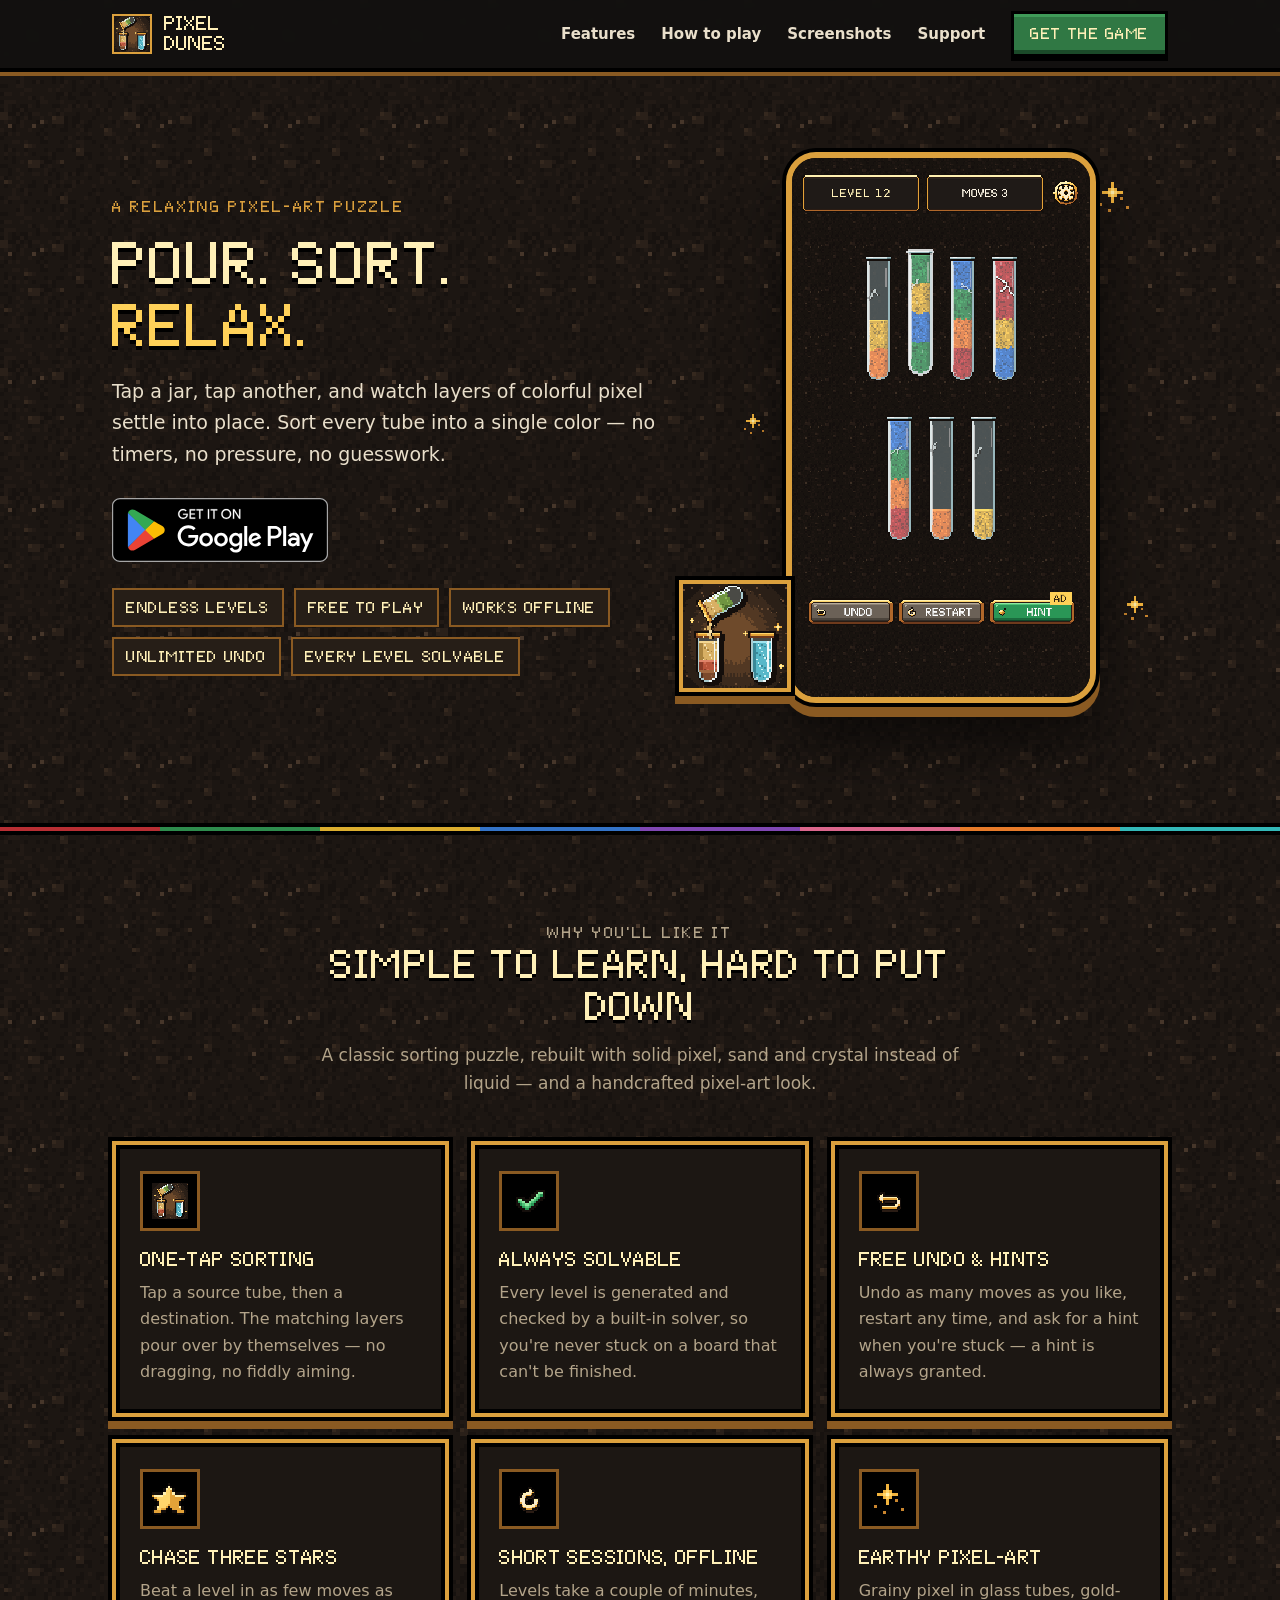
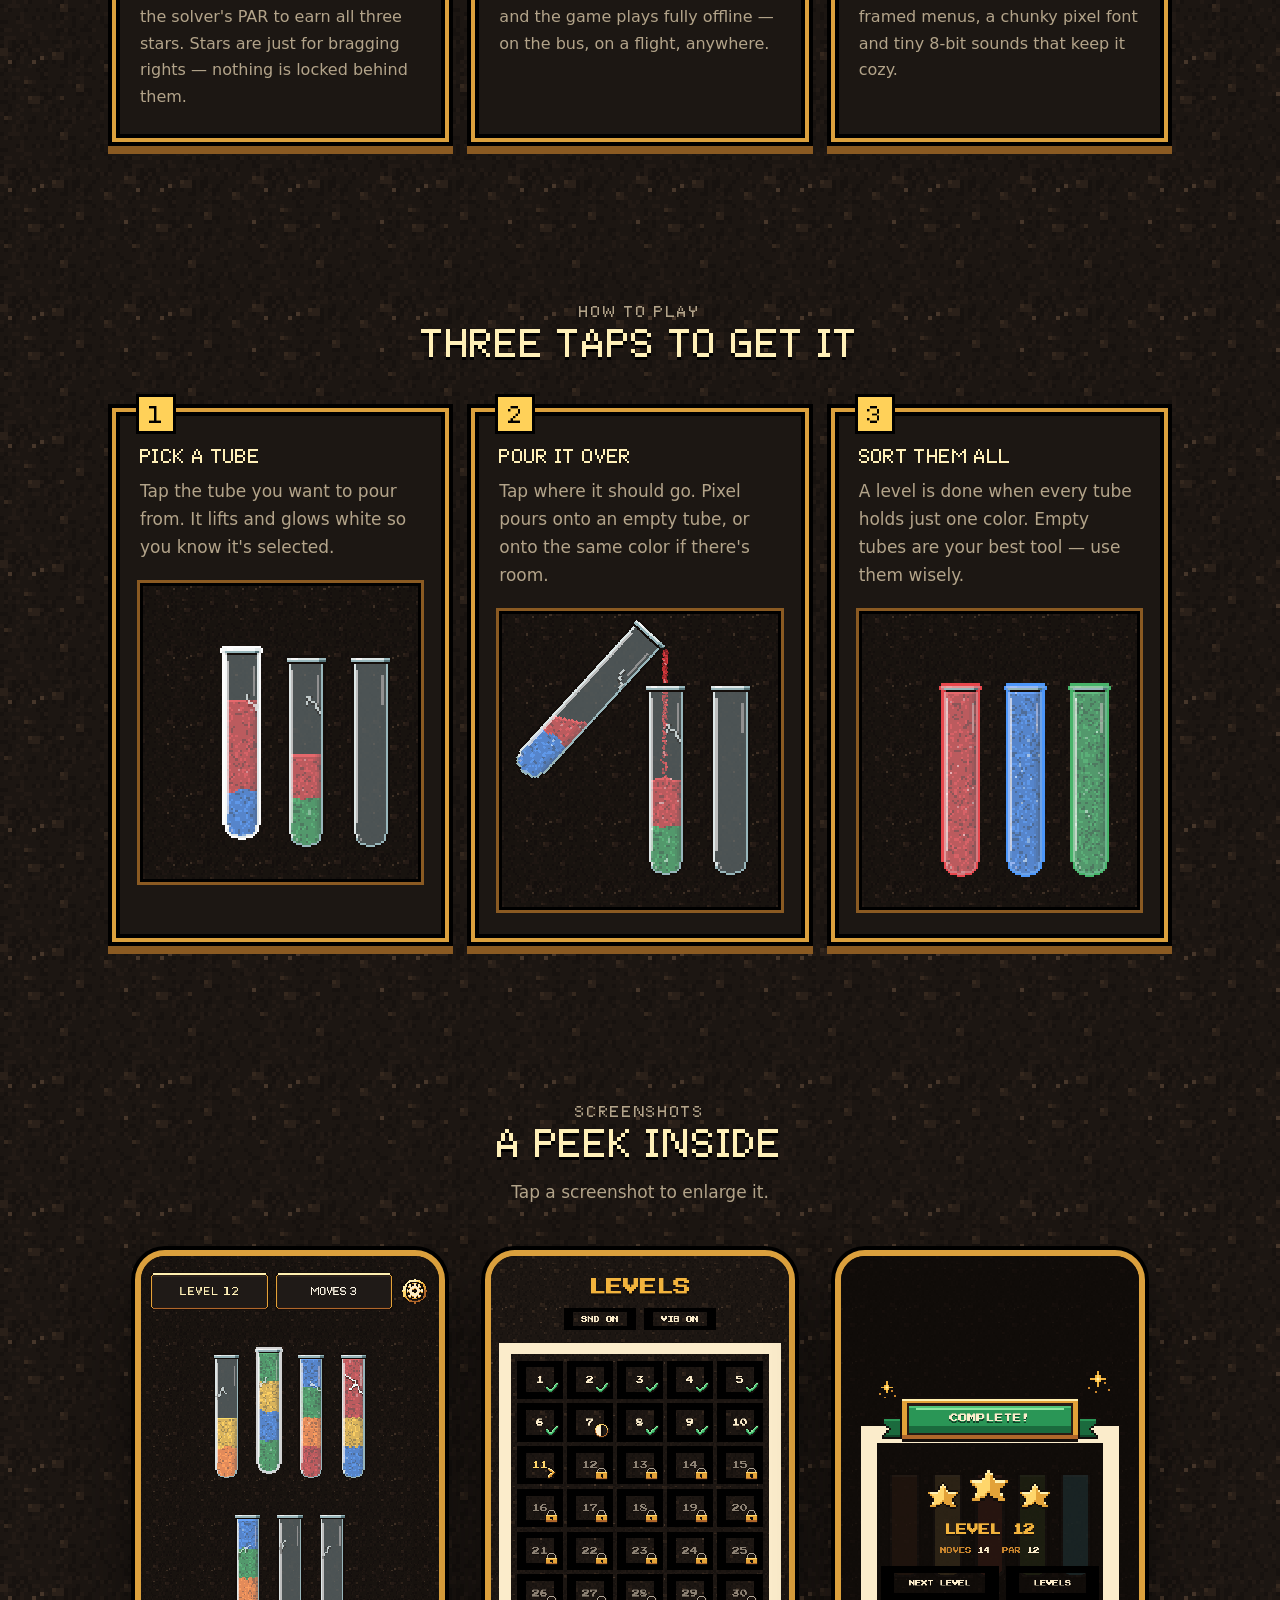
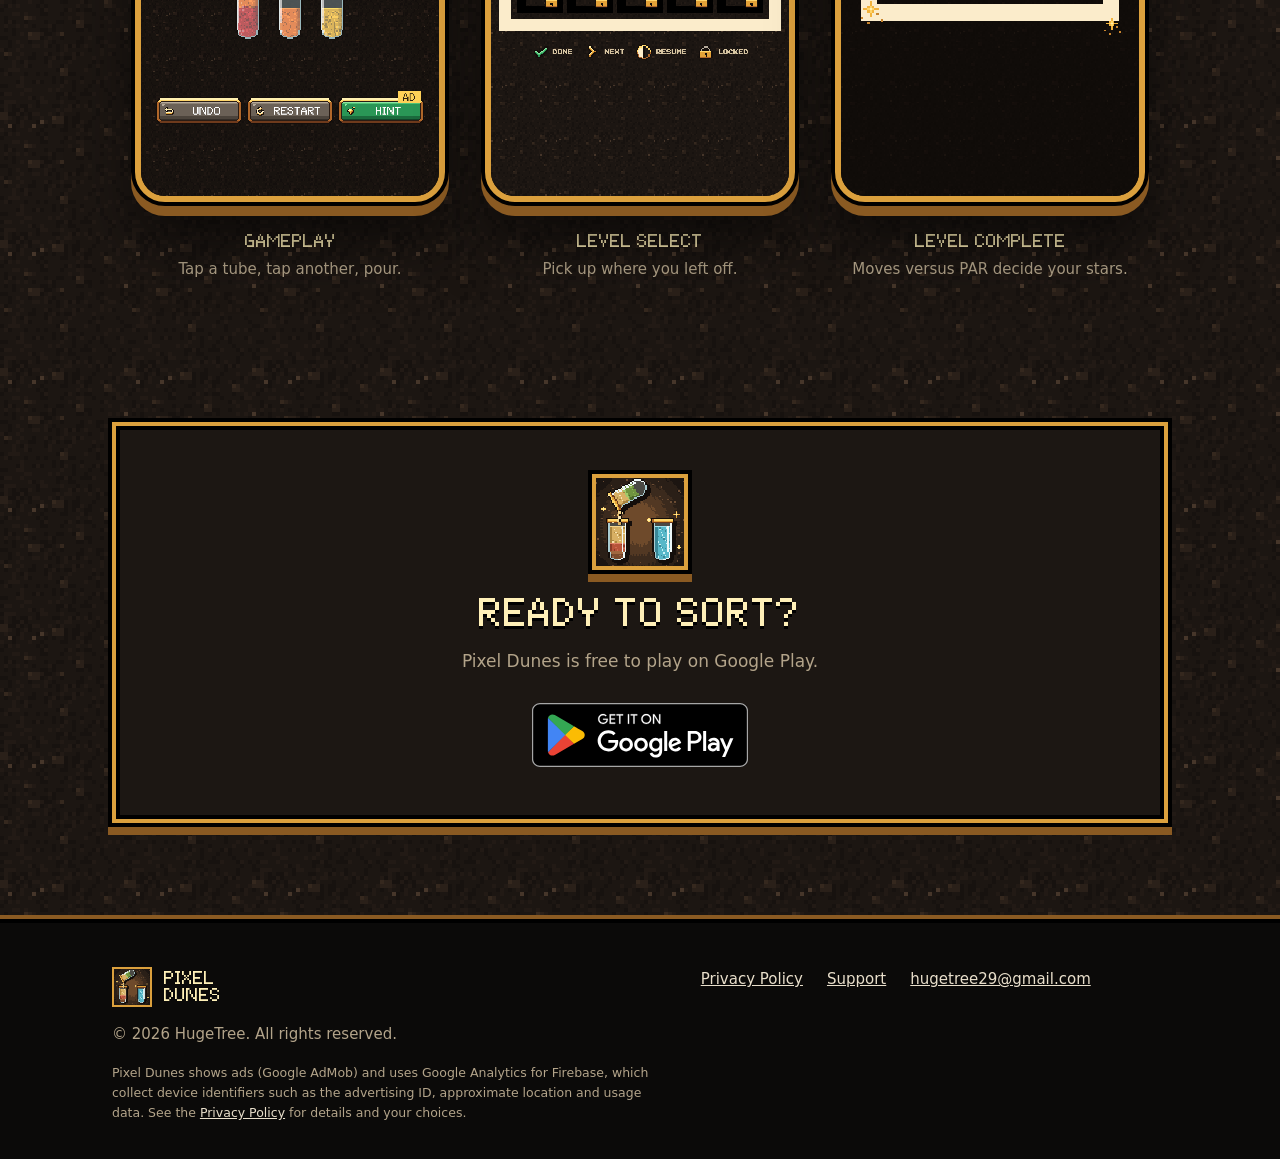
<file: index.html>
<!doctype html>
<html lang="en">
<head>
  <meta charset="utf-8">
  <meta name="viewport" content="width=device-width, initial-scale=1">
  <title>Pixel Dunes — a relaxing pixel-art color sort puzzle</title>
  <meta name="description" content="Pixel Dunes is a calm, one-tap color sort puzzle. Pour layers of colorful pixel between glass tubes until every tube is a single color. Endless levels, every one solvable, free undo, plays offline.">
  <link rel="canonical" href="https://pixelsortpuzzle.site/">
  <meta name="theme-color" content="#121110">
  <link rel="icon" type="image/png" href="assets/icon/favicon.png">
  <link rel="apple-touch-icon" href="assets/icon/apple-touch-icon.png">
  <meta property="og:type" content="website">
  <meta property="og:title" content="Pixel Dunes: Color Sort Puzzle">
  <meta property="og:description" content="Pour, sort, relax. A one-tap pixel-art sand sorting puzzle.">
  <meta property="og:image" content="assets/icon/app_icon_1024.png">
  <meta name="twitter:card" content="summary">
  <link rel="preload" href="assets/fonts/PixeloidSans.otf" as="font" type="font/otf" crossorigin>
  <link rel="stylesheet" href="css/styles.css">
</head>
<body>
  <a class="skip" href="#main">Skip to content</a>

  <header class="nav" id="top">
    <div class="wrap">
      <a class="brand" href="#top" aria-label="Pixel Dunes — home">
        <img src="assets/icon/favicon.png" alt="" width="40" height="40">
        <span>Pixel<br>Dunes</span>
      </a>
      <button class="burger" type="button" aria-label="Menu" aria-expanded="false" aria-controls="menu"><i></i><i></i><i></i></button>
      <nav class="menu" id="menu" aria-label="Main">
        <a href="#features">Features</a>
        <a href="#how">How to play</a>
        <a href="#screenshots">Screenshots</a>
        <a href="/support">Support</a>
        <a class="btn btn-sm" href="#download">Get the game</a>
      </nav>
    </div>
  </header>

  <main id="main">
    <!-- HERO -->
    <section class="hero">
      <div class="wrap hero-grid">
        <div>
          <p class="eyebrow">A relaxing pixel-art puzzle</p>
          <h1>Pour. Sort. <span>Relax.</span></h1>
          <p class="lead">Tap a jar, tap another, and watch layers of colorful pixel settle into place. Sort every tube into a single color — no timers, no pressure, no guesswork.</p>
          <div class="stores" data-stores>
            <a class="store" data-store aria-disabled="true"><img src="assets/GooglePlay_Badge.svg" alt="Get it on Google Play" width="239" height="71"></a>
          </div>
          <ul class="chips" aria-label="Quick facts">
            <li>Endless levels</li>
            <li>Free to play</li>
            <li>Works offline</li>
            <li>Unlimited undo</li>
            <li>Every level solvable</li>
          </ul>
        </div>
        <div class="hero-visual">
          <img class="spark a" src="assets/ui/spark_pixel.png" alt="">
          <img class="spark b" src="assets/ui/spark_pixel.png" alt="">
          <img class="spark c" src="assets/ui/spark_pixel.png" alt="">
          <div class="phone">
            <img src="assets/screenshots/gameplay.png" alt="Pixel Dunes gameplay: seven glass tubes holding layers of colored pixel, with Undo, Restart and Hint buttons below" width="1080" height="1920">
          </div>
          <img class="icon-float pix" src="assets/icon/app_icon_512.png" alt="Pixel Dunes app icon: a jar pouring pixel into a glass tube" width="112" height="112">
        </div>
      </div>
    </section>

    <div class="ribbon" aria-hidden="true">
      <i style="background:var(--crimson)"></i><i style="background:var(--green)"></i><i style="background:var(--golden)"></i><i style="background:var(--azure)"></i><i style="background:var(--violet)"></i><i style="background:var(--rose)"></i><i style="background:var(--orange)"></i><i style="background:var(--cyan)"></i>
    </div>

    <!-- FEATURES -->
    <section class="section" id="features">
      <div class="wrap">
        <div class="section-head">
          <p class="eyebrow">Why you'll like it</p>
          <h2>Simple to learn, hard to put down</h2>
          <p>A classic sorting puzzle, rebuilt with solid pixel, sand and crystal instead of liquid — and a handcrafted pixel-art look.</p>
        </div>
        <div class="cards">
          <article class="card frame">
            <div class="card-icon"><img src="assets/icon/icon-64.png" alt=""></div>
            <h3>One-tap sorting</h3>
            <p>Tap a source tube, then a destination. The matching layers pour over by themselves — no dragging, no fiddly aiming.</p>
          </article>
          <article class="card frame">
            <div class="card-icon"><img src="assets/ui/icon_check.png" alt=""></div>
            <h3>Always solvable</h3>
            <p>Every level is generated and checked by a built-in solver, so you're never stuck on a board that can't be finished.</p>
          </article>
          <article class="card frame">
            <div class="card-icon"><img src="assets/ui/icon_undo.png" alt=""></div>
            <h3>Free undo &amp; hints</h3>
            <p>Undo as many moves as you like, restart any time, and ask for a hint when you're stuck — a hint is always granted.</p>
          </article>
          <article class="card frame">
            <div class="card-icon"><img src="assets/ui/star.png" alt=""></div>
            <h3>Chase three stars</h3>
            <p>Beat a level in as few moves as the solver's PAR to earn all three stars. Stars are just for bragging rights — nothing is locked behind them.</p>
          </article>
          <article class="card frame">
            <div class="card-icon"><img src="assets/ui/icon_restart.png" alt=""></div>
            <h3>Short sessions, offline</h3>
            <p>Levels take a couple of minutes, and the game plays fully offline — on the bus, on a flight, anywhere.</p>
          </article>
          <article class="card frame">
            <div class="card-icon"><img src="assets/ui/spark_pixel.png" alt=""></div>
            <h3>Earthy pixel-art</h3>
            <p>Grainy pixel in glass tubes, gold-framed menus, a chunky pixel font and tiny 8-bit sounds that keep it cozy.</p>
          </article>
        </div>
      </div>
    </section>

    <!-- HOW TO PLAY -->
    <section class="section" id="how">
      <div class="wrap">
        <div class="section-head">
          <p class="eyebrow">How to play</p>
          <h2>Three taps to get it</h2>
        </div>
        <div class="steps">
          <article class="step frame">
            <h3>Pick a tube</h3>
            <p>Tap the tube you want to pour from. It lifts and glows white so you know it's selected.</p>
            <img class="step-shot pix" src="assets/screenshots/step-1-select.png" alt="Selected tube lifted out of its slot with a white outline, next to two other glass tubes" width="640" height="680" loading="lazy">
          </article>
          <article class="step frame">
            <h3>Pour it over</h3>
            <p>Tap where it should go. Pixel pours onto an empty tube, or onto the same color if there's room.</p>
            <img class="step-shot pix" src="assets/screenshots/step-2-pour.png" alt="A tilted tube pouring red pixel in a thin stream into another tube" width="640" height="680" loading="lazy">
          </article>
          <article class="step frame">
            <h3>Sort them all</h3>
            <p>A level is done when every tube holds just one color. Empty tubes are your best tool — use them wisely.</p>
            <img class="step-shot pix" src="assets/screenshots/step-3-solved.png" alt="Three finished tubes, each filled with a single color and glowing with a colored rim" width="640" height="680" loading="lazy">
          </article>
        </div>
      </div>
    </section>

    <!-- SCREENSHOTS -->
    <section class="section" id="screenshots">
      <div class="wrap">
        <div class="section-head">
          <p class="eyebrow">Screenshots</p>
          <h2>A peek inside</h2>
          <p>Tap a screenshot to enlarge it.</p>
        </div>
        <div class="shots">
          <figure class="shot">
            <button type="button" data-zoom="assets/screenshots/gameplay.png" aria-label="Enlarge the gameplay screenshot">
              <div class="phone"><img src="assets/screenshots/gameplay.png" alt="Gameplay board with cracked glass tubes full of colored pixel and a lifted, selected tube" width="1080" height="1920" loading="lazy"></div>
            </button>
            <figcaption>Gameplay<small>Tap a tube, tap another, pour.</small></figcaption>
          </figure>
          <figure class="shot">
            <button type="button" data-zoom="assets/screenshots/level-select.png" aria-label="Enlarge the level select screenshot">
              <div class="phone"><img src="assets/screenshots/level-select.png" alt="Level select grid showing completed levels with green checks, the next level, and locked levels" width="1080" height="1920" loading="lazy"></div>
            </button>
            <figcaption>Level select<small>Pick up where you left off.</small></figcaption>
          </figure>
          <figure class="shot">
            <button type="button" data-zoom="assets/screenshots/level-complete.png" aria-label="Enlarge the level complete screenshot">
              <div class="phone"><img src="assets/screenshots/level-complete.png" alt="Level complete panel with three gold stars, move count and PAR" width="1080" height="1920" loading="lazy"></div>
            </button>
            <figcaption>Level complete<small>Moves versus PAR decide your stars.</small></figcaption>
          </figure>
        </div>
      </div>
    </section>

    <!-- DOWNLOAD -->
    <section class="section" id="download">
      <div class="wrap">
        <div class="cta frame">
          <img class="app-icon pix" src="assets/icon/app_icon_512.png" alt="" width="96" height="96">
          <h2>Ready to sort?</h2>
          <p>Pixel Dunes is free to play on Google Play.</p>
          <div class="stores" data-stores>
            <a class="store" data-store aria-disabled="true"><img src="assets/GooglePlay_Badge.svg" alt="Get it on Google Play" width="239" height="71"></a>
          </div>
        </div>
      </div>
    </section>
  </main>

  <footer class="footer">
    <div class="wrap">
      <div>
        <a class="brand" href="#top">
          <img src="assets/icon/favicon.png" alt="" width="40" height="40">
          <span>Pixel<br>Dunes</span>
        </a>
        <p>&copy; <span data-year>2026</span> HugeTree. All rights reserved.</p>
        <small>Pixel Dunes shows ads (Google AdMob) and uses Google Analytics for Firebase, which collect device identifiers such as the advertising ID, approximate location and usage data. See the <a href="/privacy">Privacy Policy</a> for details and your choices.</small>
      </div>
      <div>
        <nav aria-label="Footer">
          <a href="/privacy">Privacy Policy</a>
          <a href="/support">Support</a>
          <a href="mailto:hugetree29@gmail.com">hugetree29@gmail.com</a>
        </nav>
      </div>
    </div>
  </footer>

  <div class="lightbox" role="dialog" aria-modal="true" aria-label="Screenshot preview" hidden>
    <button class="btn btn-sm close" type="button">Close</button>
    <img alt="">
  </div>

  <script src="js/main.js"></script>
</body>
</html>
</file>
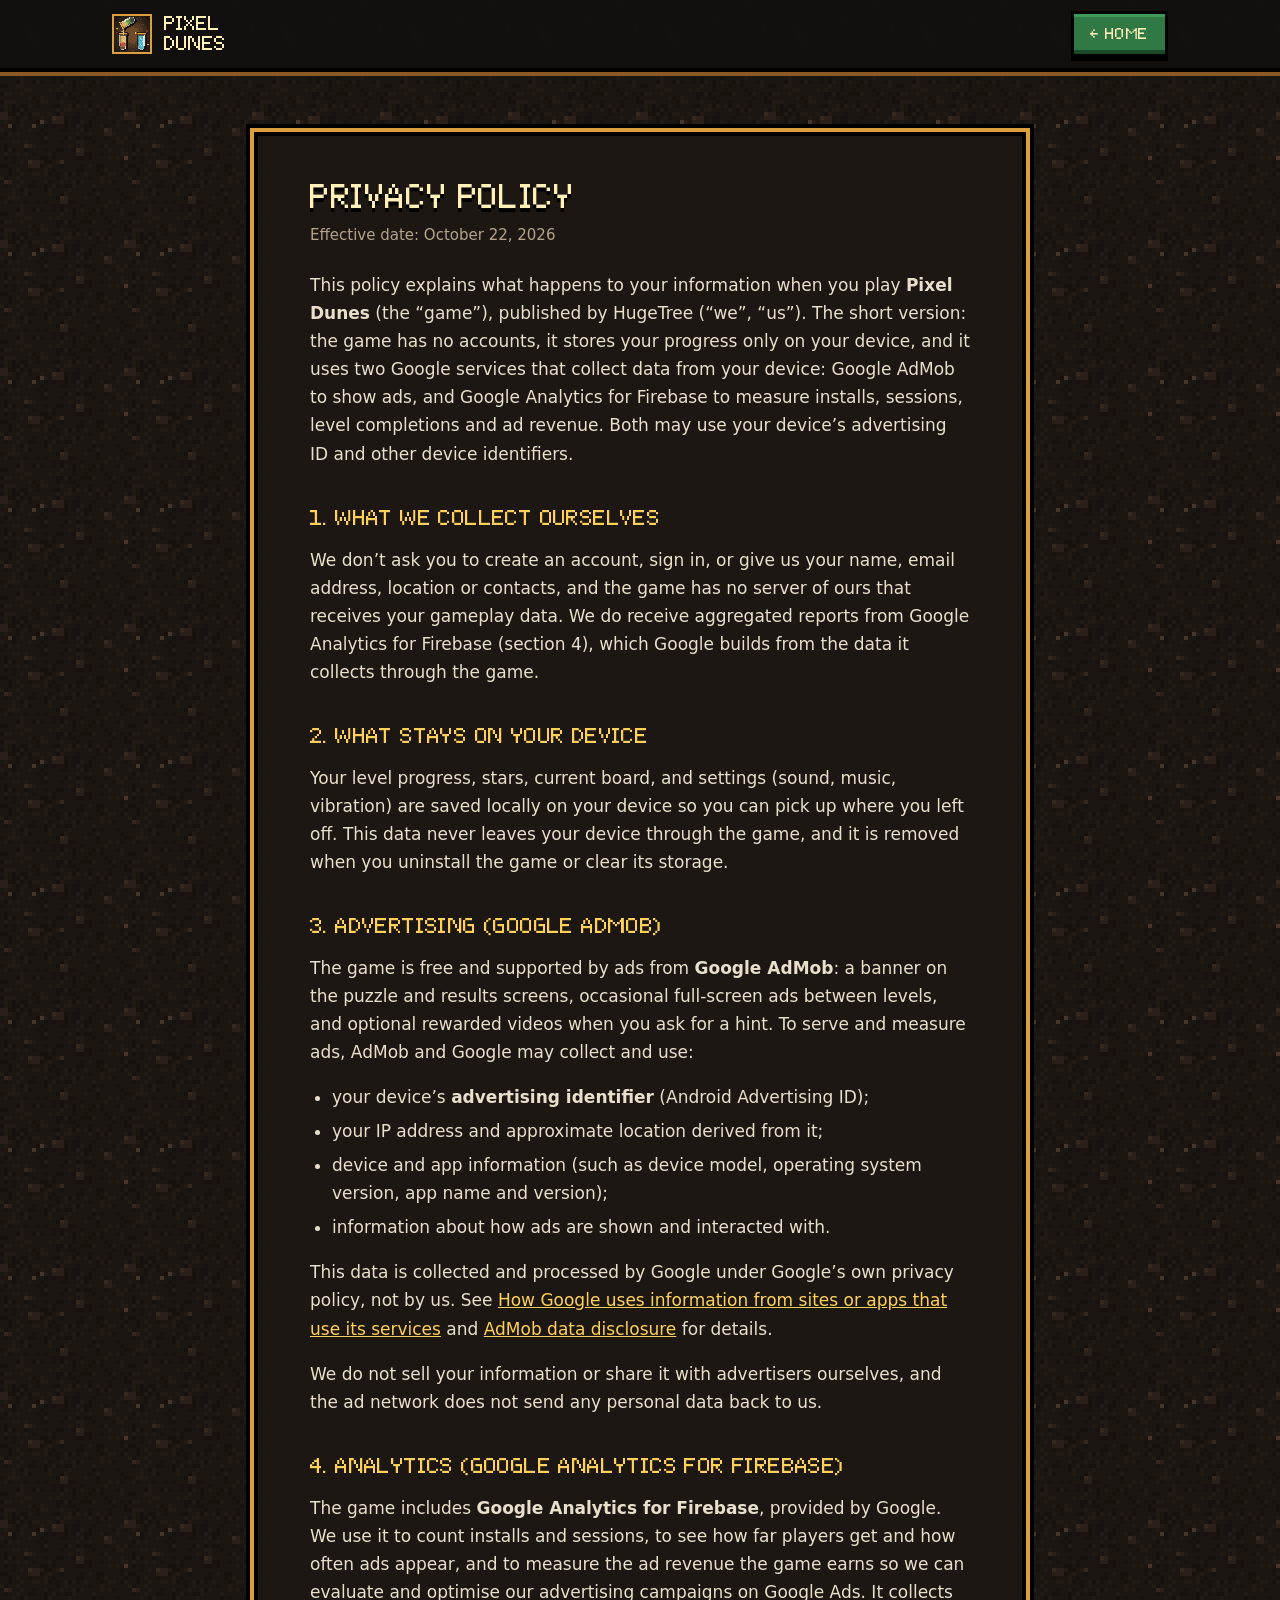
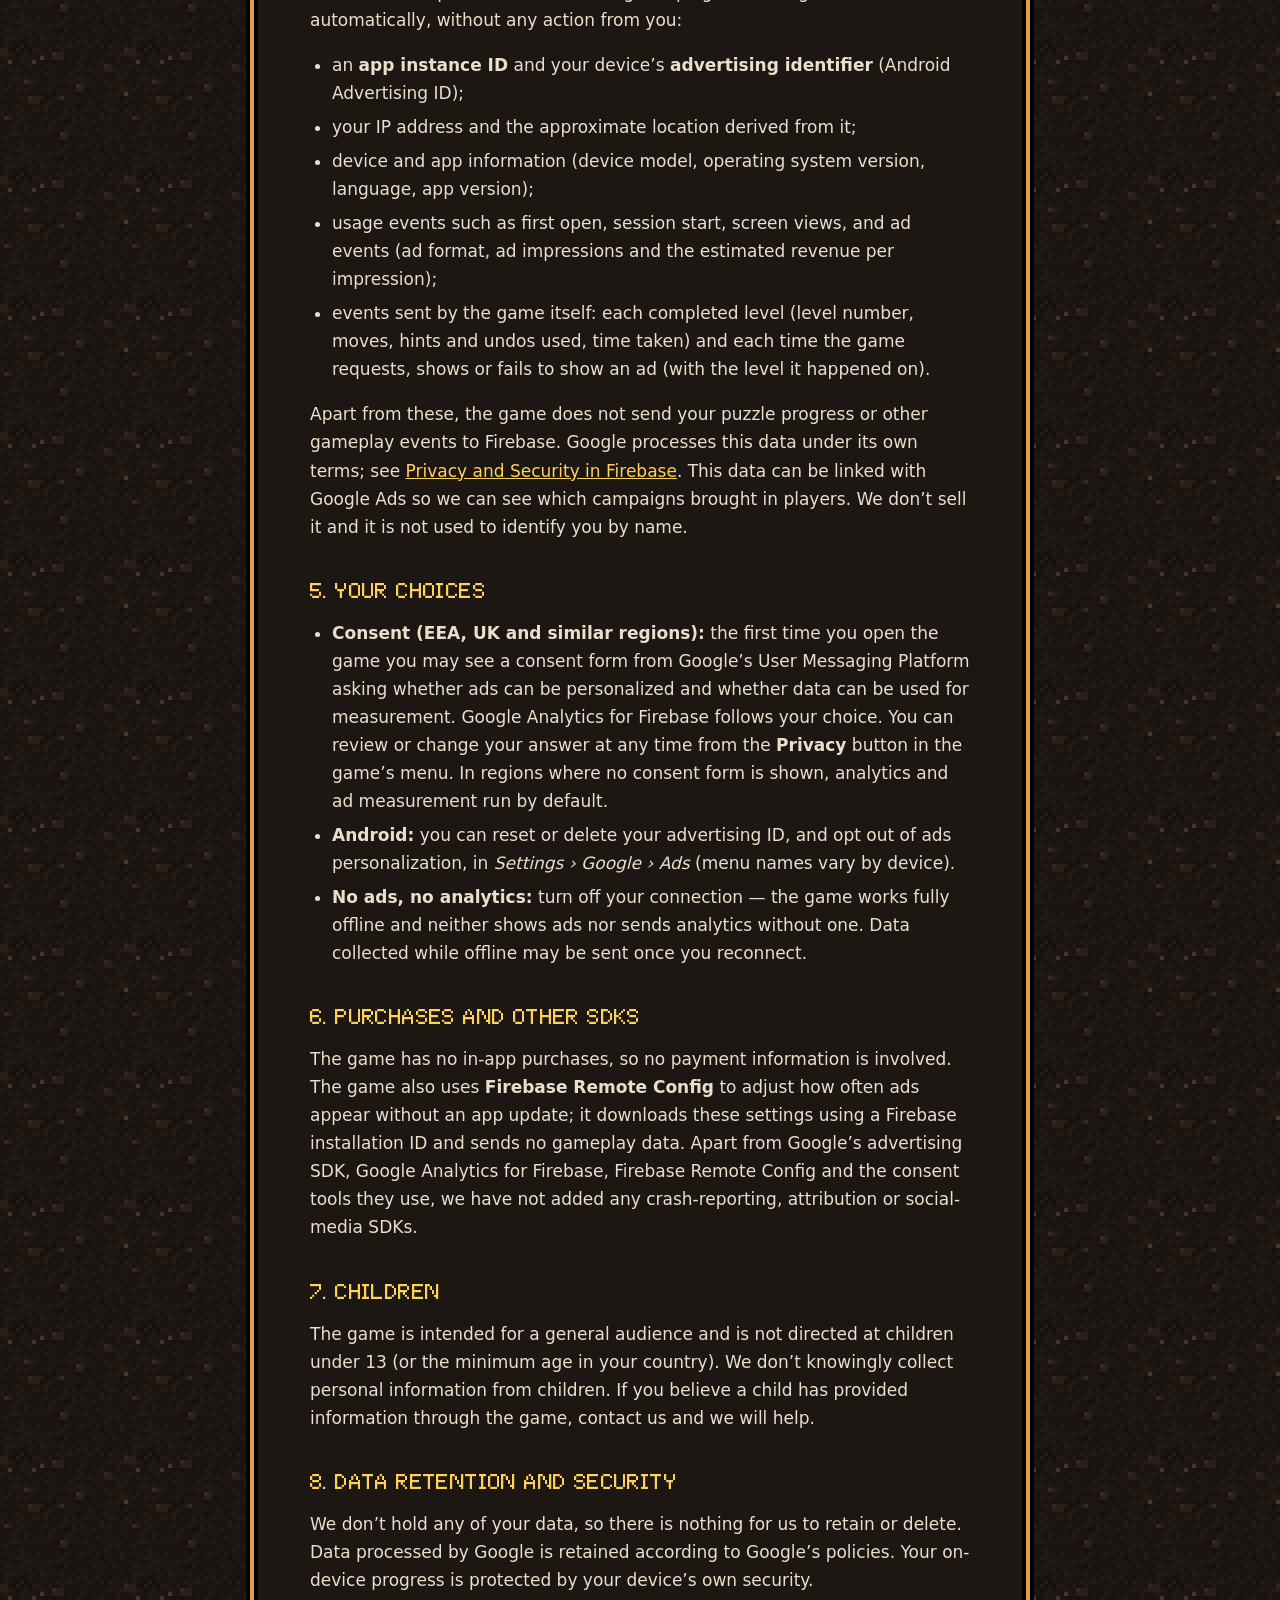
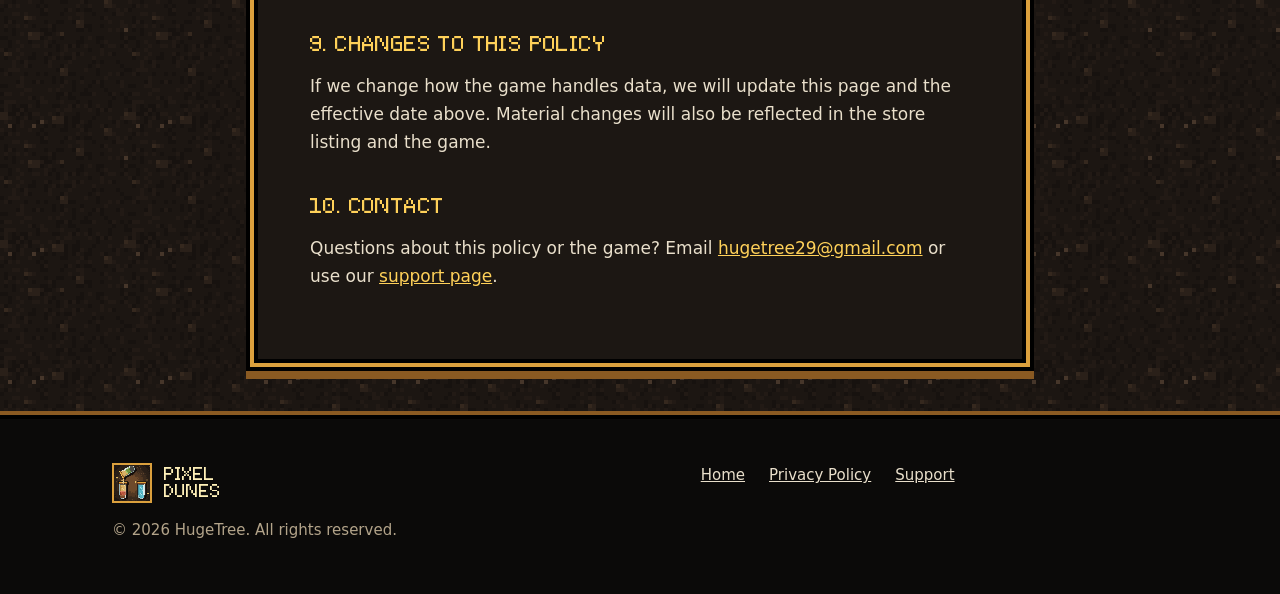
<file: privacy.html>
<!doctype html>
<html lang="en">
<head>
  <meta charset="utf-8">
  <meta name="viewport" content="width=device-width, initial-scale=1">
  <title>Privacy Policy — Pixel Dunes</title>
  <meta name="description" content="How Pixel Dunes handles your data: no accounts, Google AdMob for ads, and Google Analytics for Firebase to measure installs and ad revenue.">
  <link rel="canonical" href="https://pixelsortpuzzle.site/privacy">
  <meta name="theme-color" content="#121110">
  <link rel="icon" type="image/png" href="assets/icon/favicon.png">
  <link rel="apple-touch-icon" href="assets/icon/apple-touch-icon.png">
  <link rel="preload" href="assets/fonts/PixeloidSans.otf" as="font" type="font/otf" crossorigin>
  <link rel="stylesheet" href="css/styles.css">
</head>
<body>
  <a class="skip" href="#main">Skip to content</a>

  <header class="nav" id="top">
    <div class="wrap">
      <a class="brand" href="/" aria-label="Pixel Dunes — home">
        <img src="assets/icon/favicon.png" alt="" width="40" height="40">
        <span>Pixel<br>Dunes</span>
      </a>
      <nav class="menu" aria-label="Main" style="display:flex">
        <a class="btn btn-sm" href="/">&larr; Home</a>
      </nav>
    </div>
  </header>

  <main id="main" class="legal">
    <div class="wrap">
      <article class="doc frame">
        <h1>Privacy Policy</h1>
        <p class="meta">Effective date: October 22, 2026</p>

        <p>This policy explains what happens to your information when you play <strong>Pixel Dunes</strong> (the &ldquo;game&rdquo;), published by HugeTree (&ldquo;we&rdquo;, &ldquo;us&rdquo;). The short version: the game has no accounts, it stores your progress only on your device, and it uses two Google services that collect data from your device: Google AdMob to show ads, and Google Analytics for Firebase to measure installs, sessions, level completions and ad revenue. Both may use your device&rsquo;s advertising ID and other device identifiers.</p>

        <h2>1. What we collect ourselves</h2>
        <p>We don&rsquo;t ask you to create an account, sign in, or give us your name, email address, location or contacts, and the game has no server of ours that receives your gameplay data. We do receive aggregated reports from Google Analytics for Firebase (section 4), which Google builds from the data it collects through the game.</p>

        <h2>2. What stays on your device</h2>
        <p>Your level progress, stars, current board, and settings (sound, music, vibration) are saved locally on your device so you can pick up where you left off. This data never leaves your device through the game, and it is removed when you uninstall the game or clear its storage.</p>

        <h2>3. Advertising (Google AdMob)</h2>
        <p>The game is free and supported by ads from <strong>Google AdMob</strong>: a banner on the puzzle and results screens, occasional full-screen ads between levels, and optional rewarded videos when you ask for a hint. To serve and measure ads, AdMob and Google may collect and use:</p>
        <ul>
          <li>your device&rsquo;s <strong>advertising identifier</strong> (Android Advertising ID);</li>
          <li>your IP address and approximate location derived from it;</li>
          <li>device and app information (such as device model, operating system version, app name and version);</li>
          <li>information about how ads are shown and interacted with.</li>
        </ul>
        <p>This data is collected and processed by Google under Google&rsquo;s own privacy policy, not by us. See <a href="https://policies.google.com/technologies/partner-sites" rel="noopener">How Google uses information from sites or apps that use its services</a> and <a href="https://support.google.com/admob/answer/6128543" rel="noopener">AdMob data disclosure</a> for details.</p>
        <p>We do not sell your information or share it with advertisers ourselves, and the ad network does not send any personal data back to us.</p>

        <h2>4. Analytics (Google Analytics for Firebase)</h2>
        <p>The game includes <strong>Google Analytics for Firebase</strong>, provided by Google. We use it to count installs and sessions, to see how far players get and how often ads appear, and to measure the ad revenue the game earns so we can evaluate and optimise our advertising campaigns on Google Ads. It collects automatically, without any action from you:</p>
        <ul>
          <li>an <strong>app instance ID</strong> and your device&rsquo;s <strong>advertising identifier</strong> (Android Advertising ID);</li>
          <li>your IP address and the approximate location derived from it;</li>
          <li>device and app information (device model, operating system version, language, app version);</li>
          <li>usage events such as first open, session start, screen views, and ad events (ad format, ad impressions and the estimated revenue per impression);</li>
          <li>events sent by the game itself: each completed level (level number, moves, hints and undos used, time taken) and each time the game requests, shows or fails to show an ad (with the level it happened on).</li>
        </ul>
        <p>Apart from these, the game does not send your puzzle progress or other gameplay events to Firebase. Google processes this data under its own terms; see <a href="https://firebase.google.com/support/privacy" rel="noopener">Privacy and Security in Firebase</a>. This data can be linked with Google Ads so we can see which campaigns brought in players. We don&rsquo;t sell it and it is not used to identify you by name.</p>

        <h2>5. Your choices</h2>
        <ul>
          <li><strong>Consent (EEA, UK and similar regions):</strong> the first time you open the game you may see a consent form from Google&rsquo;s User Messaging Platform asking whether ads can be personalized and whether data can be used for measurement. Google Analytics for Firebase follows your choice. You can review or change your answer at any time from the <strong>Privacy</strong> button in the game&rsquo;s menu. In regions where no consent form is shown, analytics and ad measurement run by default.</li>
          <li><strong>Android:</strong> you can reset or delete your advertising ID, and opt out of ads personalization, in <em>Settings &rsaquo; Google &rsaquo; Ads</em> (menu names vary by device).</li>
          <li><strong>No ads, no analytics:</strong> turn off your connection &mdash; the game works fully offline and neither shows ads nor sends analytics without one. Data collected while offline may be sent once you reconnect.</li>
        </ul>

        <h2>6. Purchases and other SDKs</h2>
        <p>The game has no in-app purchases, so no payment information is involved. The game also uses <strong>Firebase Remote Config</strong> to adjust how often ads appear without an app update; it downloads these settings using a Firebase installation ID and sends no gameplay data. Apart from Google&rsquo;s advertising SDK, Google Analytics for Firebase, Firebase Remote Config and the consent tools they use, we have not added any crash-reporting, attribution or social-media SDKs.</p>

        <h2>7. Children</h2>
        <p>The game is intended for a general audience and is not directed at children under 13 (or the minimum age in your country). We don&rsquo;t knowingly collect personal information from children. If you believe a child has provided information through the game, contact us and we will help.</p>

        <h2>8. Data retention and security</h2>
        <p>We don&rsquo;t hold any of your data, so there is nothing for us to retain or delete. Data processed by Google is retained according to Google&rsquo;s policies. Your on-device progress is protected by your device&rsquo;s own security.</p>

        <h2>9. Changes to this policy</h2>
        <p>If we change how the game handles data, we will update this page and the effective date above. Material changes will also be reflected in the store listing and the game.</p>

        <h2>10. Contact</h2>
        <p>Questions about this policy or the game? Email <a href="mailto:hugetree29@gmail.com">hugetree29@gmail.com</a> or use our <a href="/support">support page</a>.</p>
      </article>
    </div>
  </main>

  <footer class="footer">
    <div class="wrap">
      <div>
        <a class="brand" href="/">
          <img src="assets/icon/favicon.png" alt="" width="40" height="40">
          <span>Pixel<br>Dunes</span>
        </a>
        <p>&copy; <span data-year>2026</span> HugeTree. All rights reserved.</p>
      </div>
      <div>
        <nav aria-label="Footer">
          <a href="/">Home</a>
          <a href="/privacy">Privacy Policy</a>
          <a href="/support">Support</a>
        </nav>
      </div>
    </div>
  </footer>

  <script src="js/main.js"></script>
</body>
</html>
</file>
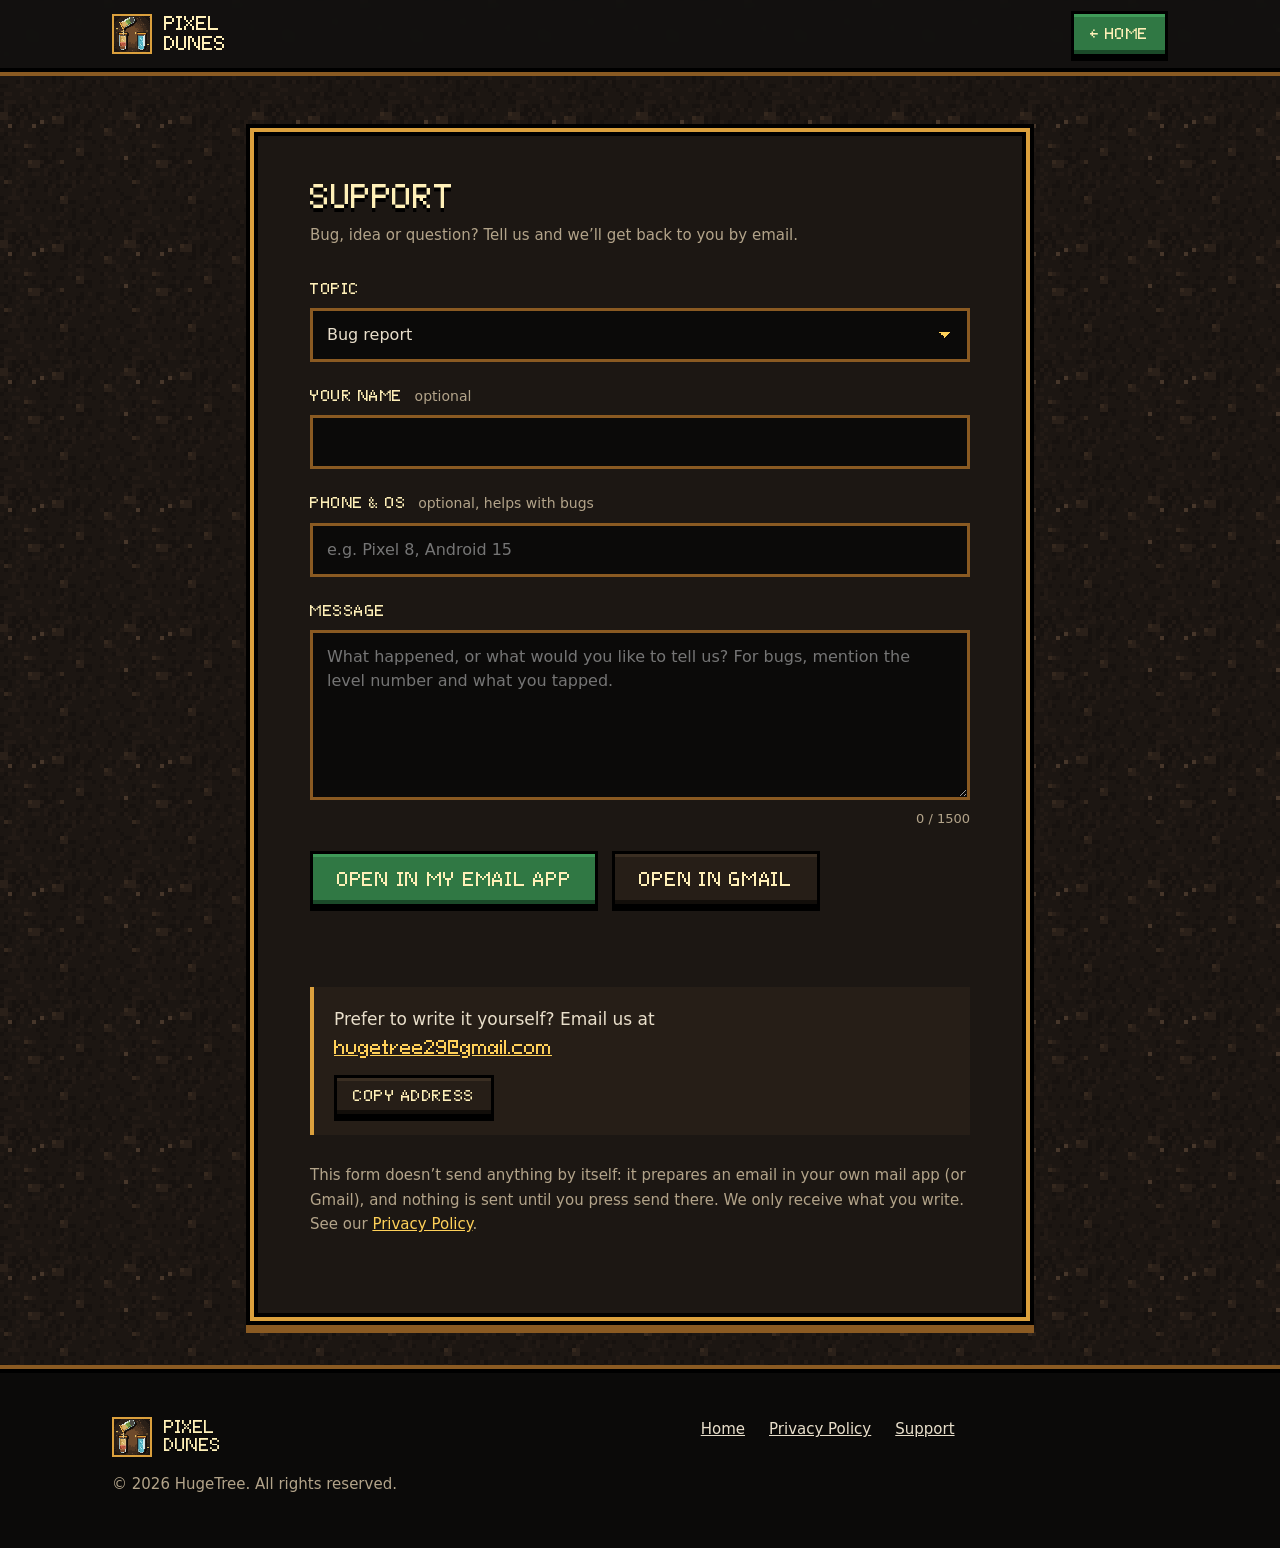
<file: support.html>
<!doctype html>
<html lang="en">
<head>
  <meta charset="utf-8">
  <meta name="viewport" content="width=device-width, initial-scale=1">
  <title>Support — Pixel Dunes</title>
  <meta name="description" content="Need help with Pixel Dunes? Report a bug, send feedback or ask a question — it goes straight to our inbox.">
  <link rel="canonical" href="https://pixelsortpuzzle.site/support">
  <meta name="theme-color" content="#121110">
  <link rel="icon" type="image/png" href="assets/icon/favicon.png">
  <link rel="apple-touch-icon" href="assets/icon/apple-touch-icon.png">
  <link rel="preload" href="assets/fonts/PixeloidSans.otf" as="font" type="font/otf" crossorigin>
  <link rel="stylesheet" href="css/styles.css">
</head>
<body>
  <a class="skip" href="#main">Skip to content</a>

  <header class="nav" id="top">
    <div class="wrap">
      <a class="brand" href="/" aria-label="Pixel Dunes — home">
        <img src="assets/icon/favicon.png" alt="" width="40" height="40">
        <span>Pixel<br>Dunes</span>
      </a>
      <nav class="menu" aria-label="Main" style="display:flex">
        <a class="btn btn-sm" href="/">&larr; Home</a>
      </nav>
    </div>
  </header>

  <main id="main" class="legal">
    <div class="wrap">
      <article class="doc frame">
        <h1>Support</h1>
        <p class="meta">Bug, idea or question? Tell us and we&rsquo;ll get back to you by email.</p>

        <form class="form" id="support-form" novalidate>
          <div class="field">
            <label for="topic">Topic</label>
            <select id="topic" name="topic" required>
              <option value="Bug report">Bug report</option>
              <option value="Feedback / idea">Feedback / idea</option>
              <option value="Question">Question</option>
              <option value="Privacy / ads">Privacy / ads</option>
              <option value="Other">Other</option>
            </select>
          </div>
          <div class="field">
            <label for="name">Your name <small>optional</small></label>
            <input id="name" name="name" type="text" autocomplete="name" maxlength="80">
          </div>
          <div class="field">
            <label for="device">Phone &amp; OS <small>optional, helps with bugs</small></label>
            <input id="device" name="device" type="text" maxlength="120" placeholder="e.g. Pixel 8, Android 15">
          </div>
          <div class="field">
            <label for="message">Message</label>
            <textarea id="message" name="message" required maxlength="1500" placeholder="What happened, or what would you like to tell us? For bugs, mention the level number and what you tapped."></textarea>
            <span class="count" id="count" aria-live="off">0 / 1500</span>
          </div>

          <div class="form-actions">
            <button class="btn" type="submit">Open in my email app</button>
            <button class="btn btn-alt" type="button" id="gmail">Open in Gmail</button>
          </div>
          <p class="form-status" id="status" role="status" aria-live="polite"></p>
        </form>

        <div class="contact-direct">
          <p>Prefer to write it yourself? Email us at</p>
          <p class="addr"><a href="mailto:hugetree29@gmail.com">hugetree29@gmail.com</a></p>
          <p style="margin-top:12px"><button class="btn btn-alt btn-sm" type="button" id="copy">Copy address</button></p>
        </div>

        <p class="meta" style="margin-top:28px">This form doesn&rsquo;t send anything by itself: it prepares an email in your own mail app (or Gmail), and nothing is sent until you press send there. We only receive what you write. See our <a href="/privacy">Privacy Policy</a>.</p>
      </article>
    </div>
  </main>

  <footer class="footer">
    <div class="wrap">
      <div>
        <a class="brand" href="/">
          <img src="assets/icon/favicon.png" alt="" width="40" height="40">
          <span>Pixel<br>Dunes</span>
        </a>
        <p>&copy; <span data-year>2026</span> HugeTree. All rights reserved.</p>
      </div>
      <div>
        <nav aria-label="Footer">
          <a href="/">Home</a>
          <a href="/privacy">Privacy Policy</a>
          <a href="/support">Support</a>
        </nav>
      </div>
    </div>
  </footer>

  <script src="js/main.js"></script>
</body>
</html>
</file>
<file: css/styles.css>
/* Pixel Dunes — landing page
   Tokens come from the game's own theme (UiTheme.cs / VISUAL_STYLE.md). */

@font-face {
  font-family: "Pixeloid Sans";
  src: url("../assets/fonts/PixeloidSans.otf") format("opentype");
  font-display: swap;
}

:root {
  --bg: #121110;
  --panel: #1c1713;
  --panel-2: #261e17;
  --line: #3a2e22;
  --gold: #dba03d;
  --bronze: #8a5a22;
  --amber: #ffd159;
  --cream: #fff0b8;
  --text: #e9dfcb;
  --muted: #b3a48a;
  --emerald: #307844;
  --emerald-hi: #3f9a58;
  --emerald-lo: #1b4a29;

  --crimson: #b82e33;
  --green: #2e8c4d;
  --golden: #dbad2e;
  --azure: #3373c7;
  --violet: #8047b3;
  --rose: #db668c;
  --orange: #e67a29;
  --cyan: #33b8b8;

  --pixel: "Pixeloid Sans", ui-monospace, monospace;
  --sans: system-ui, -apple-system, "Segoe UI", Roboto, "Helvetica Neue", Arial, sans-serif;
  --wrap: 1120px;
  --gutter: 20px;
}

*, *::before, *::after { box-sizing: border-box; }
html { scroll-behavior: smooth; -webkit-text-size-adjust: 100%; }
body {
  margin: 0;
  background: var(--bg) url("../assets/ui/bg_tile_pixel.png") 0 0 / 128px 128px;
  color: var(--text);
  font: 17px/1.65 var(--sans);
  image-rendering: pixelated;
}
img { max-width: 100%; display: block; }
.pix { image-rendering: pixelated; }
a { color: var(--amber); }
a:hover { color: var(--cream); }
:focus-visible { outline: 3px solid var(--amber); outline-offset: 3px; }
[id] { scroll-margin-top: 84px; }

.wrap { width: 100%; max-width: var(--wrap); margin: 0 auto; padding: 0 var(--gutter); }
.skip {
  position: absolute; left: -999px; top: 8px; z-index: 100;
  background: var(--amber); color: #000; padding: 8px 14px; font-family: var(--pixel);
}
.skip:focus { left: 8px; }

/* placeholders the owner still has to fill (see README) */
.placeholder {
  background: rgba(255, 209, 89, .16);
  border-bottom: 2px dashed var(--amber);
  color: var(--amber);
  padding: 0 4px;
}

/* ---------- type ---------- */
h1, h2, h3, .pixel-text {
  font-family: var(--pixel);
  text-transform: uppercase;
  font-weight: 400;
  color: var(--cream);
  letter-spacing: .02em;
  line-height: 1.15;
  margin: 0;
}
h1 { font-size: 36px; text-shadow: 0 4px 0 #000; }
h2 { font-size: 27px; text-shadow: 0 3px 0 #000; }
h3 { font-size: 18px; }
.eyebrow {
  font-family: var(--pixel); font-size: 14px; letter-spacing: .12em;
  color: var(--gold); text-transform: uppercase; margin: 0 0 14px;
}
.lead { font-size: 19px; color: var(--text); max-width: 34em; }
.section { padding: 72px 0; }
.section-head { text-align: center; max-width: 640px; margin: 0 auto 44px; }
.section-head p { color: var(--muted); margin: 14px 0 0; }

/* ---------- pixel chrome ---------- */
.frame {
  background: var(--panel);
  border: 4px solid var(--gold);
  box-shadow:
    inset 0 0 0 4px #000,
    0 0 0 4px #000,
    0 8px 0 4px var(--bronze);
}

/* ---------- buttons ---------- */
.btn {
  display: inline-flex; align-items: center; justify-content: center; gap: 10px;
  font-family: var(--pixel); font-size: 18px; text-transform: uppercase; letter-spacing: .04em;
  text-decoration: none; color: var(--cream); cursor: pointer;
  padding: 14px 24px; min-height: 52px;
  background: var(--emerald);
  border: 3px solid #000;
  box-shadow: inset 0 3px 0 var(--emerald-hi), inset 0 -4px 0 var(--emerald-lo), 0 4px 0 #000;
  transition: transform .08s, background .12s;
}
.btn:hover { background: var(--emerald-hi); color: #fff; }
.btn:active { transform: translateY(3px); box-shadow: inset 0 3px 0 var(--emerald-hi), inset 0 -4px 0 var(--emerald-lo), 0 1px 0 #000; }
.btn-sm { min-height: 42px; padding: 8px 16px; font-size: 14px; }

.stores { display: flex; flex-wrap: wrap; gap: 14px; margin-top: 28px; }
.store { display: block; line-height: 0; transition: transform .08s; }
.store img { width: auto; height: 56px; image-rendering: auto; }
a.store[href]:active { transform: translateY(2px); }
.store[aria-disabled="true"] { cursor: default; opacity: .6; }

/* ---------- nav ---------- */
.nav {
  position: sticky; top: 0; z-index: 50;
  background: rgba(18, 17, 16, .92); backdrop-filter: blur(6px);
  border-bottom: 4px solid #000;
  box-shadow: 0 4px 0 var(--bronze);
}
.nav .wrap { display: flex; align-items: center; justify-content: space-between; min-height: 68px; gap: 16px; }
.brand { display: flex; align-items: center; gap: 12px; text-decoration: none; }
.brand img { width: 40px; height: 40px; border: 2px solid var(--gold); }
.brand span { font-family: var(--pixel); font-size: 18px; color: var(--cream); text-transform: uppercase; line-height: 1.1; }
.menu { display: none; align-items: center; gap: 26px; }
.menu a:not(.btn) { color: var(--text); text-decoration: none; font-weight: 600; font-size: 15px; }
.menu a:not(.btn):hover { color: var(--amber); }
.burger {
  width: 46px; height: 46px; padding: 0; cursor: pointer;
  background: var(--panel-2); border: 3px solid var(--gold);
  display: grid; place-content: center; gap: 5px;
}
.burger i { display: block; width: 20px; height: 3px; background: var(--cream); }
.nav.open .menu {
  display: flex; flex-direction: column; align-items: stretch; gap: 0;
  position: absolute; left: 0; right: 0; top: 100%;
  background: var(--bg); border-bottom: 4px solid #000; box-shadow: 0 4px 0 var(--bronze);
  padding: 8px var(--gutter) 20px;
}
.nav.open .menu a:not(.btn) { padding: 14px 4px; border-bottom: 1px solid var(--line); font-size: 17px; }
.nav.open .menu .btn { margin-top: 16px; }

/* ---------- hero ---------- */
.hero { padding: 48px 0 72px; overflow: hidden; }
.hero-grid { display: grid; gap: 48px; align-items: center; }
.hero h1 span { color: var(--amber); }
.hero .lead { margin: 20px 0 0; }
.chips { display: flex; flex-wrap: wrap; gap: 10px; margin: 26px 0 0; padding: 0; list-style: none; }
.chips li {
  font-family: var(--pixel); font-size: 14px; text-transform: uppercase; letter-spacing: .04em;
  color: var(--cream); background: var(--panel-2); border: 2px solid var(--bronze); padding: 6px 12px;
}
.hero-visual { position: relative; display: grid; place-items: center; padding: 8px 0 24px; }
.phone {
  position: relative; width: min(290px, 76vw); aspect-ratio: 9 / 16;
  background: #000; border: 6px solid var(--gold); border-radius: 30px;
  box-shadow: 0 0 0 4px #000, 0 10px 0 4px var(--bronze), 0 40px 60px rgba(0, 0, 0, .55);
  overflow: hidden;
}
.phone img { width: 100%; height: 100%; object-fit: cover; image-rendering: pixelated; }
.hero-visual .icon-float {
  display: none;
  position: absolute; width: 112px; height: 112px; left: 50%; margin-left: -262px; bottom: 6%;
  border: 4px solid var(--gold); box-shadow: 0 0 0 4px #000, 0 8px 0 4px var(--bronze);
  animation: bob 3.6s ease-in-out infinite;
}
.spark { position: absolute; width: 36px; height: 36px; image-rendering: pixelated; animation: twinkle 2.4s steps(2, jump-none) infinite; }
.spark.a { top: 6%; right: 8%; }
.spark.b { top: 46%; left: 6%; width: 24px; height: 24px; animation-delay: .8s; }
.spark.c { bottom: 18%; right: 4%; width: 28px; height: 28px; animation-delay: 1.5s; }
@keyframes twinkle { 0%, 100% { opacity: 1; transform: scale(1); } 50% { opacity: .25; transform: scale(.7); } }
@keyframes bob { 0%, 100% { transform: translateY(0); } 50% { transform: translateY(-8px); } }

/* pixel colour ribbon */
.ribbon { display: flex; height: 12px; border-block: 4px solid #000; }
.ribbon i { flex: 1; }

/* ---------- features ---------- */
.cards { display: grid; gap: 22px; }
.card { padding: 26px 24px 28px; }
.card h3 { margin: 18px 0 10px; }
.card p { margin: 0; color: var(--muted); font-size: 16px; }
.card-icon {
  width: 60px; height: 60px; display: grid; place-items: center;
  background: #000; border: 3px solid var(--bronze);
}
.card-icon img { width: 36px; height: 36px; image-rendering: pixelated; }

/* ---------- how to play ---------- */
.steps { display: grid; gap: 22px; counter-reset: step; }
.step { padding: 28px 24px; position: relative; counter-increment: step; }
.step::before {
  content: counter(step);
  position: absolute; top: -18px; left: 20px;
  width: 40px; height: 40px; display: grid; place-items: center;
  font-family: var(--pixel); font-size: 22px; color: #000;
  background: var(--amber); border: 3px solid #000;
}
.step h3 { margin: 6px 0 10px; }
.step p { margin: 0; color: var(--muted); }
.step-shot { width: 100%; max-width: 320px; height: auto; margin: 22px auto 0; border: 3px solid #000; box-shadow: 0 0 0 3px var(--bronze); background: #0b0a09; }

/* ---------- screenshots ---------- */
.shots { display: flex; flex-wrap: wrap; justify-content: center; gap: 40px; }
.shot { margin: 0; text-align: center; }
.shot button { all: unset; cursor: zoom-in; display: block; }
.shot button:focus-visible { outline: 3px solid var(--amber); outline-offset: 8px; }
.shot .phone { transition: transform .15s; }
.shot button:hover .phone { transform: translateY(-6px); }
.shot figcaption { margin-top: 26px; font-family: var(--pixel); font-size: 16px; text-transform: uppercase; color: var(--cream); }
.shot figcaption small { display: block; margin-top: 6px; font: 15px var(--sans); text-transform: none; color: var(--muted); }

.lightbox {
  position: fixed; inset: 0; z-index: 200; display: none;
  place-items: center; padding: 20px; background: rgba(0, 0, 0, .88);
}
.lightbox.open { display: grid; }
.lightbox img { max-height: 92vh; width: auto; border: 6px solid var(--gold); box-shadow: 0 0 0 4px #000; image-rendering: pixelated; }
.lightbox .close { position: absolute; top: 16px; right: 16px; }

/* ---------- download band ---------- */
.cta { text-align: center; padding: 48px 24px 52px; }
.cta img.app-icon { width: 96px; height: 96px; margin: 0 auto 22px; border: 4px solid var(--gold); box-shadow: 0 0 0 4px #000, 0 8px 0 4px var(--bronze); }
.cta p { color: var(--muted); max-width: 34em; margin: 14px auto 0; }
.cta .stores { justify-content: center; }

/* ---------- footer ---------- */
.footer { margin-top: 24px; background: #0b0a09; border-top: 4px solid #000; box-shadow: 0 -4px 0 var(--bronze); padding: 44px 0 36px; color: var(--muted); font-size: 15px; }
.footer .wrap { display: grid; gap: 28px; }
.footer .brand span { font-size: 16px; }
.footer nav { display: flex; flex-wrap: wrap; gap: 8px 24px; }
.footer a { color: var(--text); }
.footer a:hover { color: var(--amber); }
.footer small { display: block; line-height: 1.6; margin-top: 16px; }

/* ---------- legal pages ---------- */
.legal { padding: 56px 0 24px; }
.legal .doc { max-width: 780px; margin: 0 auto; padding: 36px 28px 44px; }
.legal h1 { font-size: 30px; margin-bottom: 8px; }
.legal h2 { font-size: 20px; margin: 38px 0 12px; text-shadow: none; color: var(--amber); }
.legal p, .legal li { color: var(--text); }
.legal ul { padding-left: 22px; }
.legal li { margin: 6px 0; }
.legal .meta { color: var(--muted); font-size: 15px; margin: 0 0 24px; }
.legal .note { background: var(--panel-2); border-left: 4px solid var(--gold); padding: 14px 18px; margin: 22px 0; }

/* ---------- support form ---------- */
.form { display: grid; gap: 22px; margin-top: 30px; }
.field { display: grid; gap: 8px; }
.field label { font-family: var(--pixel); font-size: 14px; text-transform: uppercase; letter-spacing: .04em; color: var(--cream); }
.field label small { font: 14px var(--sans); text-transform: none; letter-spacing: 0; color: var(--muted); margin-left: 6px; }
.field input, .field select, .field textarea {
  width: 100%; font: 16px/1.5 var(--sans); color: var(--text);
  background: #0b0a09; border: 3px solid var(--bronze); border-radius: 0; padding: 12px 14px;
}
.field select { appearance: none; background-image: linear-gradient(45deg, transparent 50%, var(--amber) 50%), linear-gradient(135deg, var(--amber) 50%, transparent 50%); background-position: calc(100% - 22px) 50%, calc(100% - 16px) 50%; background-size: 6px 6px; background-repeat: no-repeat; padding-right: 44px; }
.field textarea { min-height: 170px; resize: vertical; }
.field input:focus, .field select:focus, .field textarea:focus { border-color: var(--gold); outline: none; box-shadow: 0 0 0 3px #000, 0 0 0 6px var(--amber); }
.field .count { justify-self: end; font-size: 13px; color: var(--muted); }
.form-actions { display: flex; flex-wrap: wrap; gap: 14px; align-items: center; }
.btn-alt { background: var(--panel-2); box-shadow: inset 0 3px 0 #3a2e22, inset 0 -4px 0 #120e0a, 0 4px 0 #000; border-color: #000; color: var(--cream); }
.btn-alt:hover { background: #33281d; color: #fff; }
.btn-alt:active { box-shadow: inset 0 3px 0 #3a2e22, inset 0 -4px 0 #120e0a, 0 1px 0 #000; }
.form-status { min-height: 1.6em; margin: 0; color: var(--amber); font-size: 15px; }
.contact-direct { margin-top: 34px; padding: 18px 20px; background: var(--panel-2); border-left: 4px solid var(--gold); }
.contact-direct p { margin: 0; }
.contact-direct .addr { font-family: var(--pixel); font-size: 18px; word-break: break-all; }

/* ---------- responsive ---------- */
@media (min-width: 760px) {
  :root { --gutter: 32px; }
  h1 { font-size: 54px; }
  h2 { font-size: 36px; }
  .menu { display: flex; }
  .burger { display: none; }
  .cards { grid-template-columns: repeat(2, 1fr); }
  .steps { grid-template-columns: repeat(3, 1fr); }
  .store img { height: 64px; }
  .footer .wrap { grid-template-columns: 1.2fr 1fr; align-items: start; }
  .legal .doc { padding: 48px 56px 56px; }
}
@media (min-width: 1000px) {
  .hero { padding: 72px 0 96px; }
  .hero-grid { grid-template-columns: 1.1fr .9fr; }
  .cards { grid-template-columns: repeat(3, 1fr); }
  .phone { width: 310px; }
  .hero-visual .icon-float { display: block; }
}
@media (prefers-reduced-motion: reduce) {
  html { scroll-behavior: auto; }
  .spark, .hero-visual .icon-float { animation: none; }
  .btn, .shot .phone { transition: none; }
}
</file>
